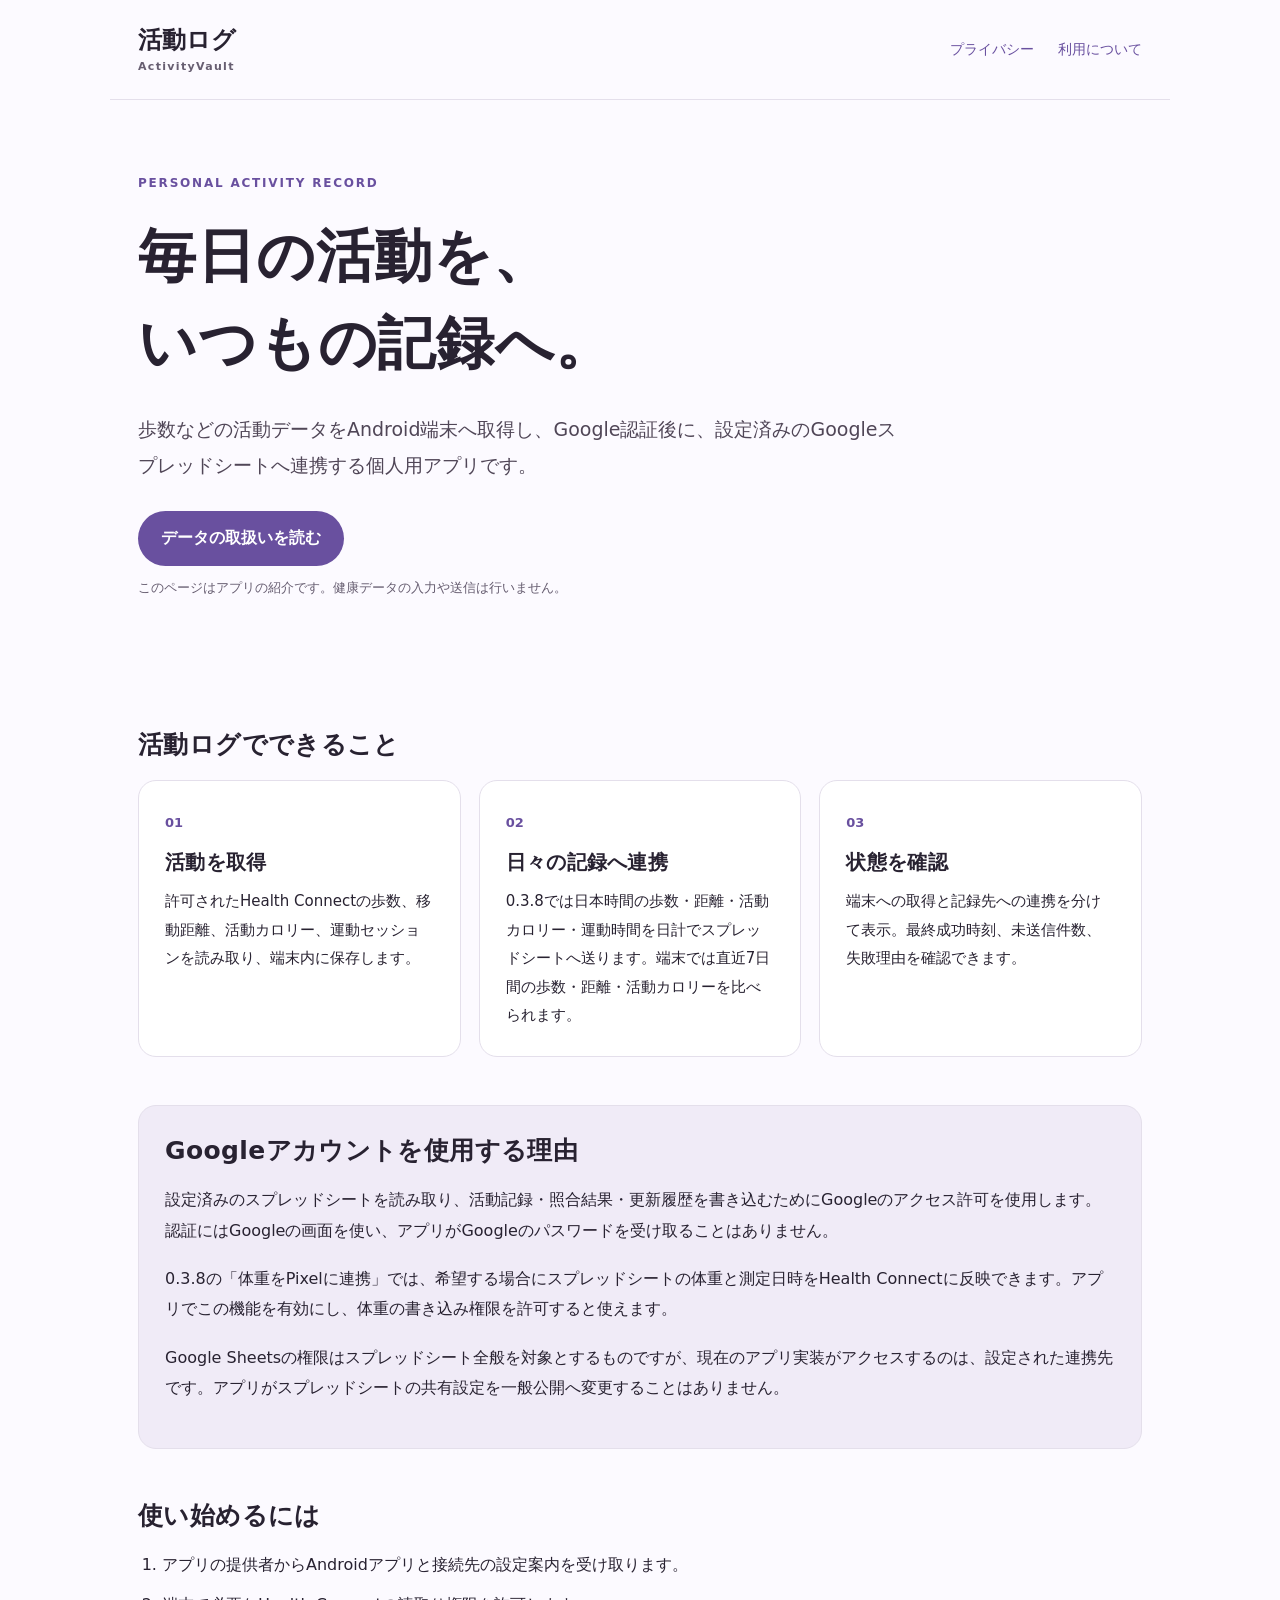
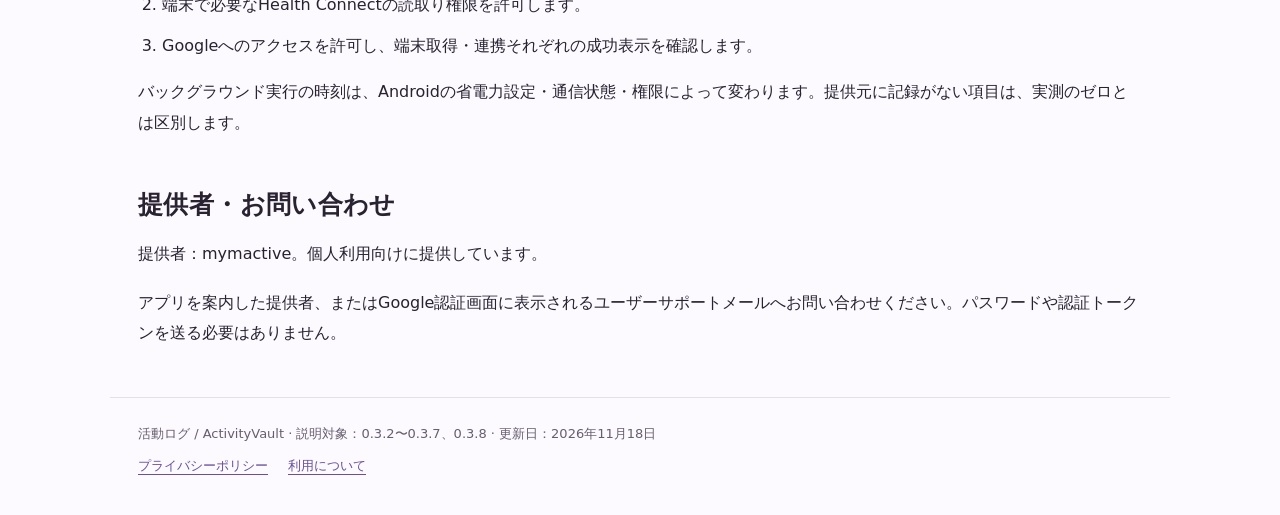
<file: index.html>
<!doctype html>
<html lang="ja">
<head>
  <meta charset="utf-8">
  <meta name="viewport" content="width=device-width, initial-scale=1">
  <meta name="description" content="活動ログは、Health Connectの活動記録を端末に保存し、Google認証後に設定済みのGoogleスプレッドシートへ連携する個人用Androidアプリです。">
  <meta name="referrer" content="no-referrer">
  <title>活動ログ / ActivityVault</title>
  <link rel="stylesheet" href="styles.css">
</head>
<body>
  <header class="site-header"><a class="brand" href="index.html">活動ログ<span>ActivityVault</span></a><nav aria-label="ページ"><a href="privacy.html">プライバシー</a><a href="terms.html">利用について</a></nav></header>
  <main>
    <section class="hero">
      <p class="eyebrow">PERSONAL ACTIVITY RECORD</p>
      <h1>毎日の活動を、<br>いつもの記録へ。</h1>
      <p class="lead">歩数などの活動データをAndroid端末へ取得し、Google認証後に、設定済みのGoogleスプレッドシートへ連携する個人用アプリです。</p>
      <a class="button" href="privacy.html">データの取扱いを読む</a>
      <p class="subtle">このページはアプリの紹介です。健康データの入力や送信は行いません。</p>
    </section>
    <section aria-labelledby="features">
      <h2 id="features">活動ログでできること</h2>
      <div class="cards">
        <article><span class="number">01</span><h3>活動を取得</h3><p>許可されたHealth Connectの歩数、移動距離、活動カロリー、運動セッションを読み取り、端末内に保存します。</p></article>
        <article><span class="number">02</span><h3>日々の記録へ連携</h3><p>0.3.8では日本時間の歩数・距離・活動カロリー・運動時間を日計でスプレッドシートへ送ります。端末では直近7日間の歩数・距離・活動カロリーを比べられます。</p></article>
        <article><span class="number">03</span><h3>状態を確認</h3><p>端末への取得と記録先への連携を分けて表示。最終成功時刻、未送信件数、失敗理由を確認できます。</p></article>
      </div>
    </section>
    <section class="panel" aria-labelledby="connection">
      <h2 id="connection">Googleアカウントを使用する理由</h2>
      <p>設定済みのスプレッドシートを読み取り、活動記録・照合結果・更新履歴を書き込むためにGoogleのアクセス許可を使用します。認証にはGoogleの画面を使い、アプリがGoogleのパスワードを受け取ることはありません。</p>
      <p>0.3.8の「体重をPixelに連携」では、希望する場合にスプレッドシートの体重と測定日時をHealth Connectに反映できます。アプリでこの機能を有効にし、体重の書き込み権限を許可すると使えます。</p>
      <p>Google Sheetsの権限はスプレッドシート全般を対象とするものですが、現在のアプリ実装がアクセスするのは、設定された連携先です。アプリがスプレッドシートの共有設定を一般公開へ変更することはありません。</p>
    </section>
    <section aria-labelledby="getting-started"><h2 id="getting-started">使い始めるには</h2><ol><li>アプリの提供者からAndroidアプリと接続先の設定案内を受け取ります。</li><li>端末で必要なHealth Connectの読取り権限を許可します。</li><li>Googleへのアクセスを許可し、端末取得・連携それぞれの成功表示を確認します。</li></ol><p>バックグラウンド実行の時刻は、Androidの省電力設定・通信状態・権限によって変わります。提供元に記録がない項目は、実測のゼロとは区別します。</p></section>
    <section aria-labelledby="contact"><h2 id="contact">提供者・お問い合わせ</h2><p>提供者：mymactive。個人利用向けに提供しています。</p><p>アプリを案内した提供者、またはGoogle認証画面に表示されるユーザーサポートメールへお問い合わせください。パスワードや認証トークンを送る必要はありません。</p></section>
  </main>
  <footer><p>活動ログ / ActivityVault · 説明対象：0.3.2〜0.3.7、0.3.8 · 更新日：2026年11月18日</p><p><a href="privacy.html">プライバシーポリシー</a><a href="terms.html">利用について</a></p></footer>
</body>
</html>
</file>
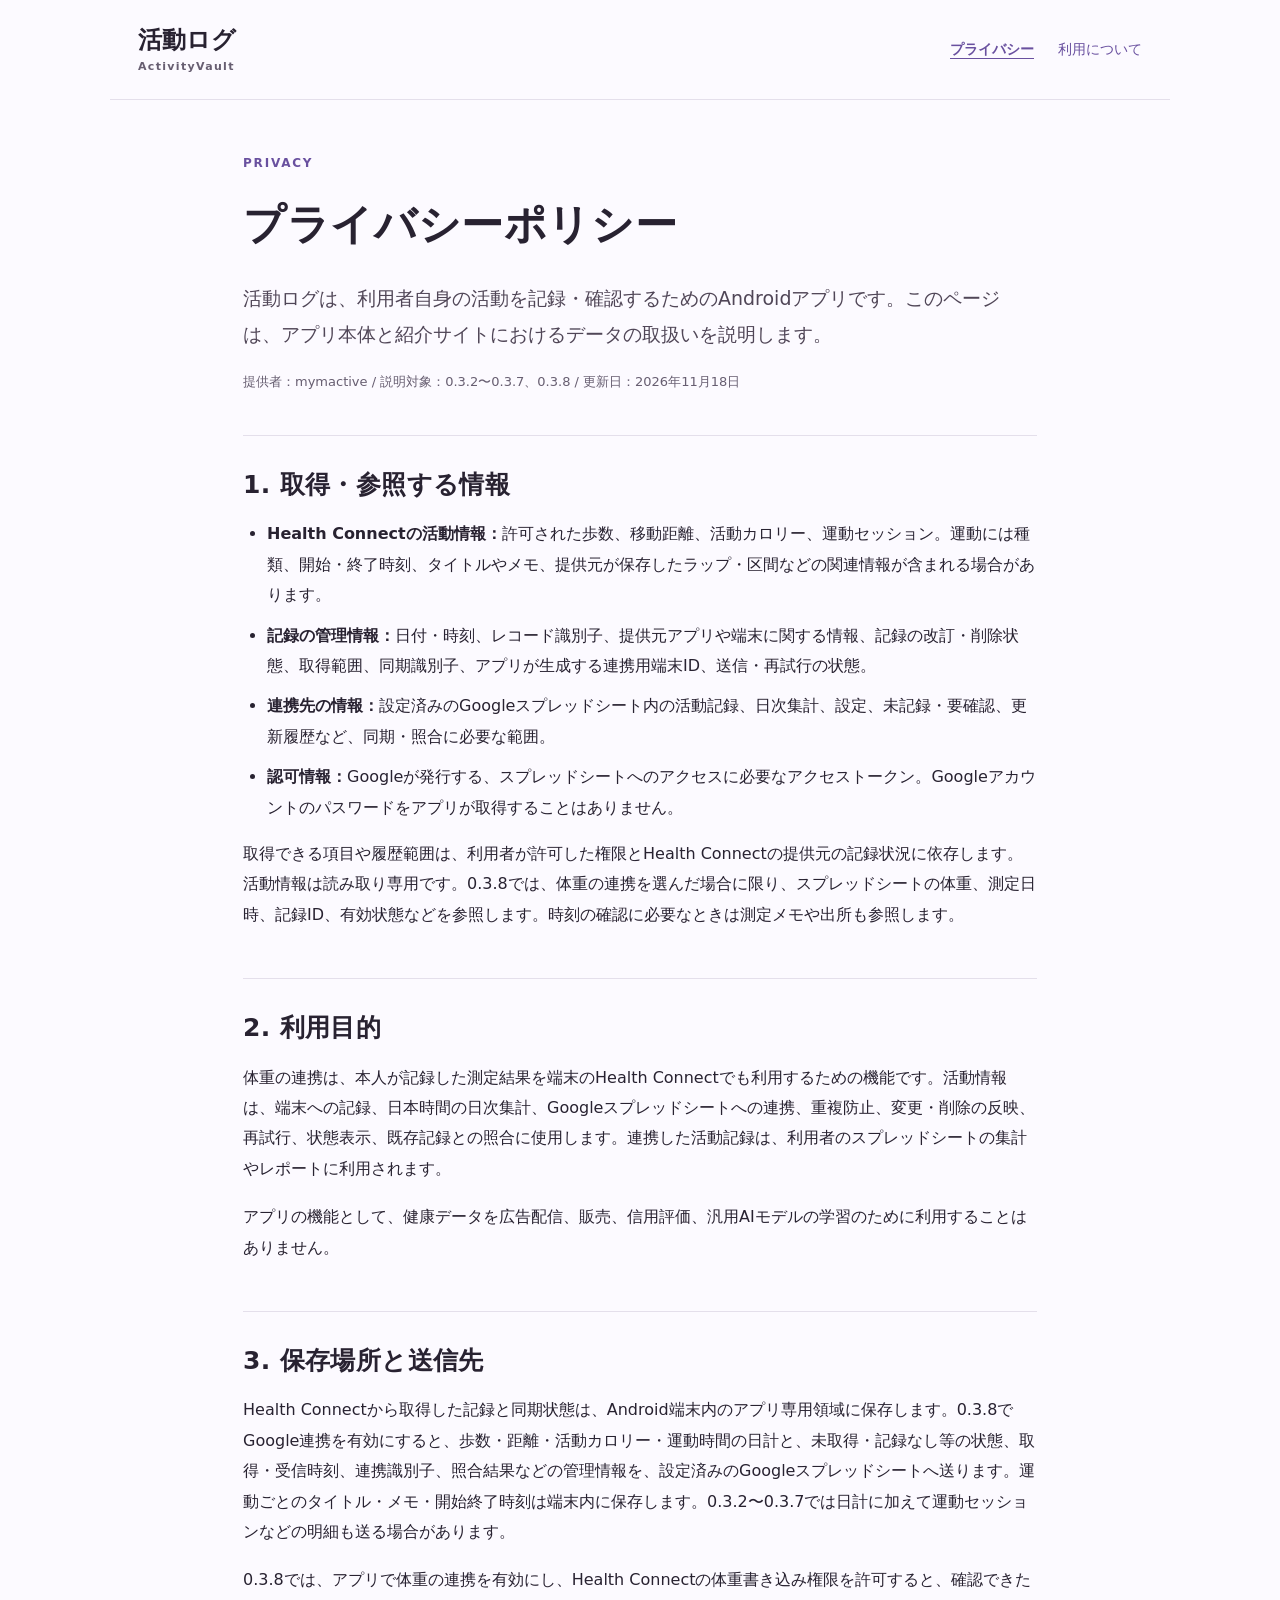
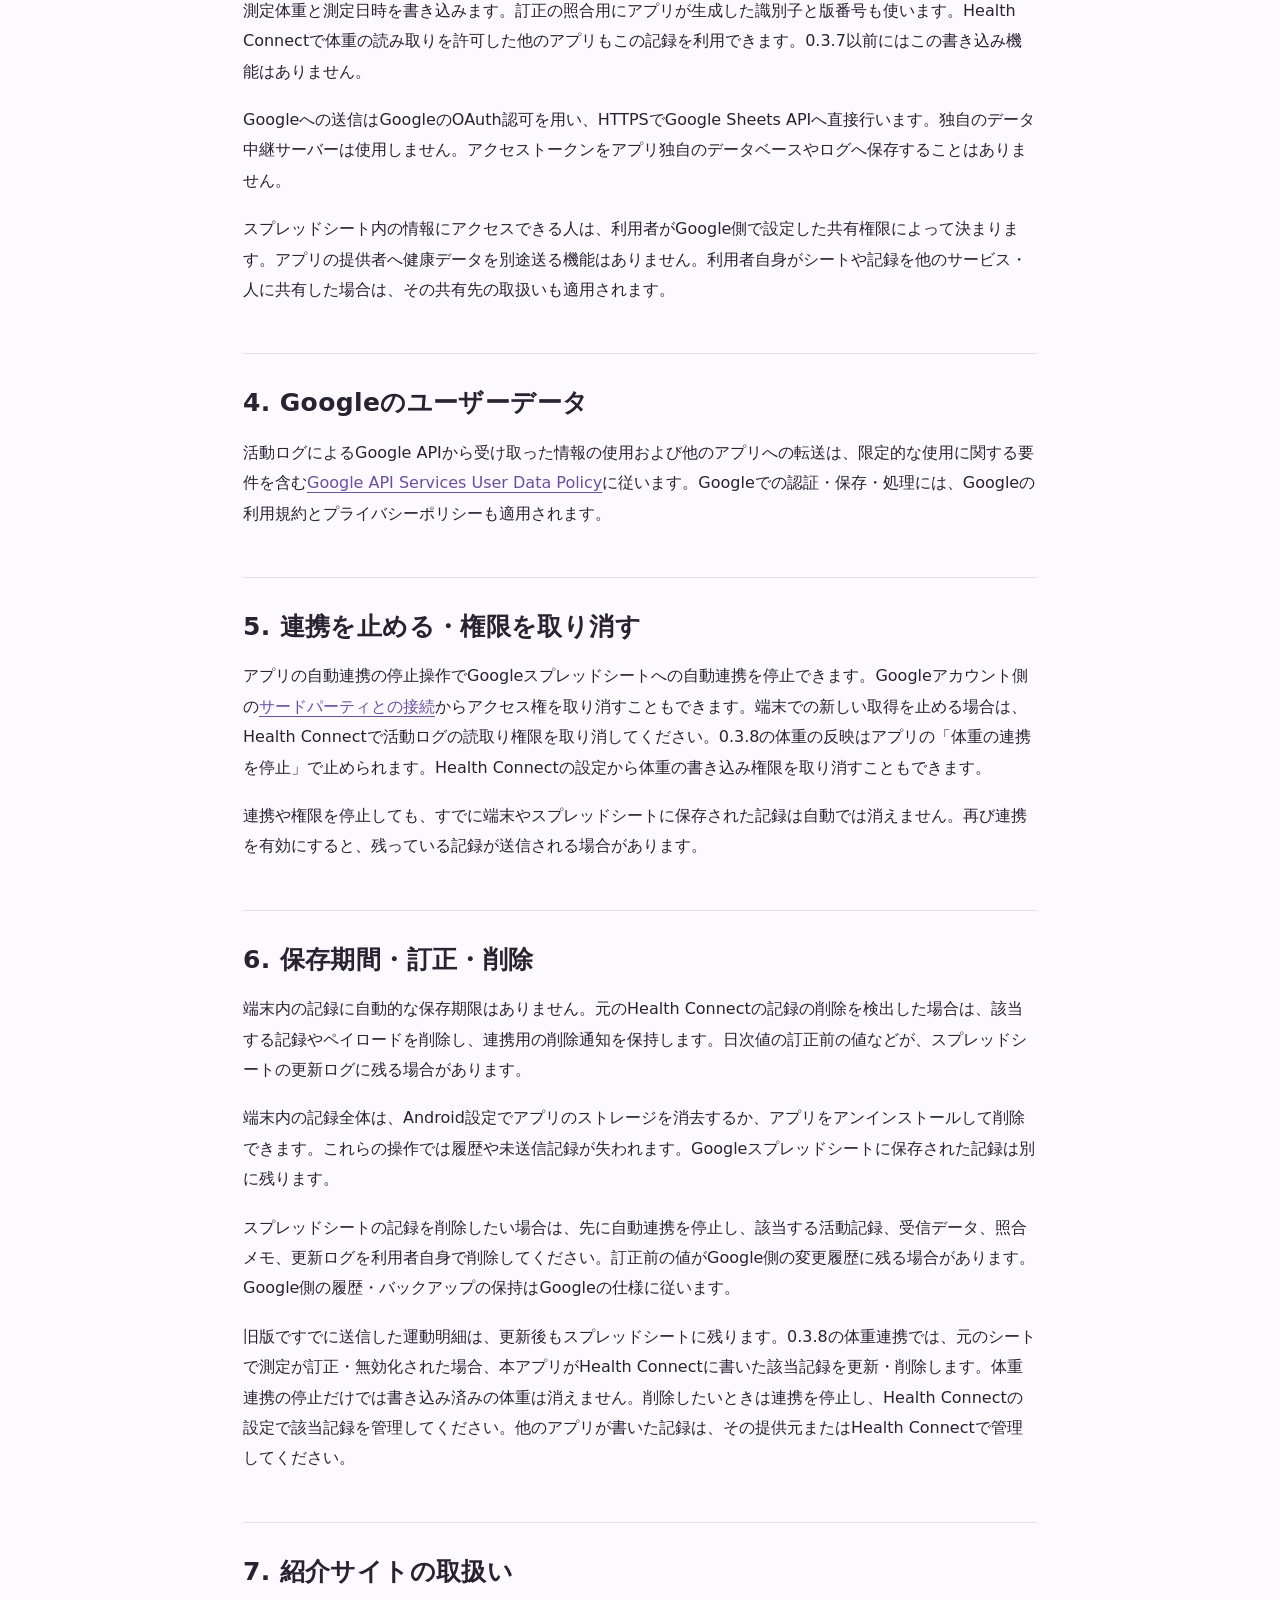
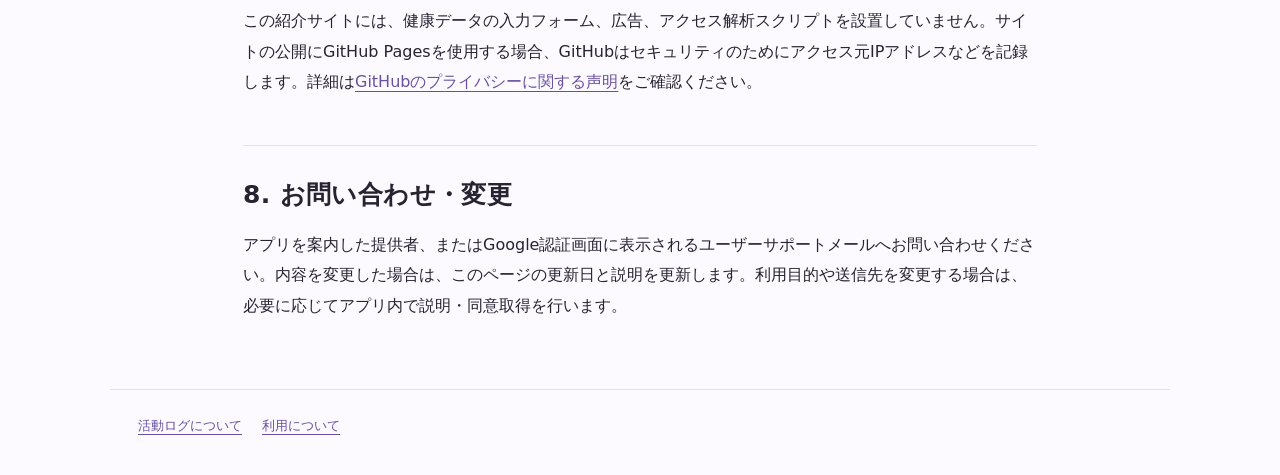
<file: privacy.html>
<!doctype html>
<html lang="ja">
<head><meta charset="utf-8"><meta name="viewport" content="width=device-width, initial-scale=1"><meta name="referrer" content="no-referrer"><meta name="description" content="活動ログ / ActivityVaultが取得・保存・連携するデータと、停止・削除の方法について。"><title>プライバシーポリシー | 活動ログ</title><link rel="stylesheet" href="styles.css"></head>
<body>
  <header class="site-header"><a class="brand" href="index.html">活動ログ<span>ActivityVault</span></a><nav aria-label="ページ"><a href="privacy.html" aria-current="page">プライバシー</a><a href="terms.html">利用について</a></nav></header>
  <main class="document">
    <p class="eyebrow">PRIVACY</p><h1>プライバシーポリシー</h1><p class="lead">活動ログは、利用者自身の活動を記録・確認するためのAndroidアプリです。このページは、アプリ本体と紹介サイトにおけるデータの取扱いを説明します。</p><p class="subtle">提供者：mymactive / 説明対象：0.3.2〜0.3.7、0.3.8 / 更新日：2026年11月18日</p>
    <section><h2>1. 取得・参照する情報</h2><ul><li><strong>Health Connectの活動情報：</strong>許可された歩数、移動距離、活動カロリー、運動セッション。運動には種類、開始・終了時刻、タイトルやメモ、提供元が保存したラップ・区間などの関連情報が含まれる場合があります。</li><li><strong>記録の管理情報：</strong>日付・時刻、レコード識別子、提供元アプリや端末に関する情報、記録の改訂・削除状態、取得範囲、同期識別子、アプリが生成する連携用端末ID、送信・再試行の状態。</li><li><strong>連携先の情報：</strong>設定済みのGoogleスプレッドシート内の活動記録、日次集計、設定、未記録・要確認、更新履歴など、同期・照合に必要な範囲。</li><li><strong>認可情報：</strong>Googleが発行する、スプレッドシートへのアクセスに必要なアクセストークン。Googleアカウントのパスワードをアプリが取得することはありません。</li></ul><p>取得できる項目や履歴範囲は、利用者が許可した権限とHealth Connectの提供元の記録状況に依存します。活動情報は読み取り専用です。0.3.8では、体重の連携を選んだ場合に限り、スプレッドシートの体重、測定日時、記録ID、有効状態などを参照します。時刻の確認に必要なときは測定メモや出所も参照します。</p></section>
    <section><h2>2. 利用目的</h2><p>体重の連携は、本人が記録した測定結果を端末のHealth Connectでも利用するための機能です。活動情報は、端末への記録、日本時間の日次集計、Googleスプレッドシートへの連携、重複防止、変更・削除の反映、再試行、状態表示、既存記録との照合に使用します。連携した活動記録は、利用者のスプレッドシートの集計やレポートに利用されます。</p><p>アプリの機能として、健康データを広告配信、販売、信用評価、汎用AIモデルの学習のために利用することはありません。</p></section>
    <section><h2>3. 保存場所と送信先</h2><p>Health Connectから取得した記録と同期状態は、Android端末内のアプリ専用領域に保存します。0.3.8でGoogle連携を有効にすると、歩数・距離・活動カロリー・運動時間の日計と、未取得・記録なし等の状態、取得・受信時刻、連携識別子、照合結果などの管理情報を、設定済みのGoogleスプレッドシートへ送ります。運動ごとのタイトル・メモ・開始終了時刻は端末内に保存します。0.3.2〜0.3.7では日計に加えて運動セッションなどの明細も送る場合があります。</p><p>0.3.8では、アプリで体重の連携を有効にし、Health Connectの体重書き込み権限を許可すると、確認できた測定体重と測定日時を書き込みます。訂正の照合用にアプリが生成した識別子と版番号も使います。Health Connectで体重の読み取りを許可した他のアプリもこの記録を利用できます。0.3.7以前にはこの書き込み機能はありません。</p><p>Googleへの送信はGoogleのOAuth認可を用い、HTTPSでGoogle Sheets APIへ直接行います。独自のデータ中継サーバーは使用しません。アクセストークンをアプリ独自のデータベースやログへ保存することはありません。</p><p>スプレッドシート内の情報にアクセスできる人は、利用者がGoogle側で設定した共有権限によって決まります。アプリの提供者へ健康データを別途送る機能はありません。利用者自身がシートや記録を他のサービス・人に共有した場合は、その共有先の取扱いも適用されます。</p></section>
    <section><h2>4. Googleのユーザーデータ</h2><p>活動ログによるGoogle APIから受け取った情報の使用および他のアプリへの転送は、限定的な使用に関する要件を含む<a href="https://developers.google.com/terms/api-services-user-data-policy">Google API Services User Data Policy</a>に従います。Googleでの認証・保存・処理には、Googleの利用規約とプライバシーポリシーも適用されます。</p></section>
    <section><h2>5. 連携を止める・権限を取り消す</h2><p>アプリの自動連携の停止操作でGoogleスプレッドシートへの自動連携を停止できます。Googleアカウント側の<a href="https://myaccount.google.com/connections">サードパーティとの接続</a>からアクセス権を取り消すこともできます。端末での新しい取得を止める場合は、Health Connectで活動ログの読取り権限を取り消してください。0.3.8の体重の反映はアプリの「体重の連携を停止」で止められます。Health Connectの設定から体重の書き込み権限を取り消すこともできます。</p><p>連携や権限を停止しても、すでに端末やスプレッドシートに保存された記録は自動では消えません。再び連携を有効にすると、残っている記録が送信される場合があります。</p></section>
    <section><h2>6. 保存期間・訂正・削除</h2><p>端末内の記録に自動的な保存期限はありません。元のHealth Connectの記録の削除を検出した場合は、該当する記録やペイロードを削除し、連携用の削除通知を保持します。日次値の訂正前の値などが、スプレッドシートの更新ログに残る場合があります。</p><p>端末内の記録全体は、Android設定でアプリのストレージを消去するか、アプリをアンインストールして削除できます。これらの操作では履歴や未送信記録が失われます。Googleスプレッドシートに保存された記録は別に残ります。</p><p>スプレッドシートの記録を削除したい場合は、先に自動連携を停止し、該当する活動記録、受信データ、照合メモ、更新ログを利用者自身で削除してください。訂正前の値がGoogle側の変更履歴に残る場合があります。Google側の履歴・バックアップの保持はGoogleの仕様に従います。</p><p>旧版ですでに送信した運動明細は、更新後もスプレッドシートに残ります。0.3.8の体重連携では、元のシートで測定が訂正・無効化された場合、本アプリがHealth Connectに書いた該当記録を更新・削除します。体重連携の停止だけでは書き込み済みの体重は消えません。削除したいときは連携を停止し、Health Connectの設定で該当記録を管理してください。他のアプリが書いた記録は、その提供元またはHealth Connectで管理してください。</p></section>
    <section><h2>7. 紹介サイトの取扱い</h2><p>この紹介サイトには、健康データの入力フォーム、広告、アクセス解析スクリプトを設置していません。サイトの公開にGitHub Pagesを使用する場合、GitHubはセキュリティのためにアクセス元IPアドレスなどを記録します。詳細は<a href="https://docs.github.com/en/site-policy/privacy-policies/github-general-privacy-statement">GitHubのプライバシーに関する声明</a>をご確認ください。</p></section>
    <section><h2>8. お問い合わせ・変更</h2><p>アプリを案内した提供者、またはGoogle認証画面に表示されるユーザーサポートメールへお問い合わせください。内容を変更した場合は、このページの更新日と説明を更新します。利用目的や送信先を変更する場合は、必要に応じてアプリ内で説明・同意取得を行います。</p></section>
  </main>
  <footer><p><a href="index.html">活動ログについて</a><a href="terms.html">利用について</a></p></footer>
</body>
</html>
</file>
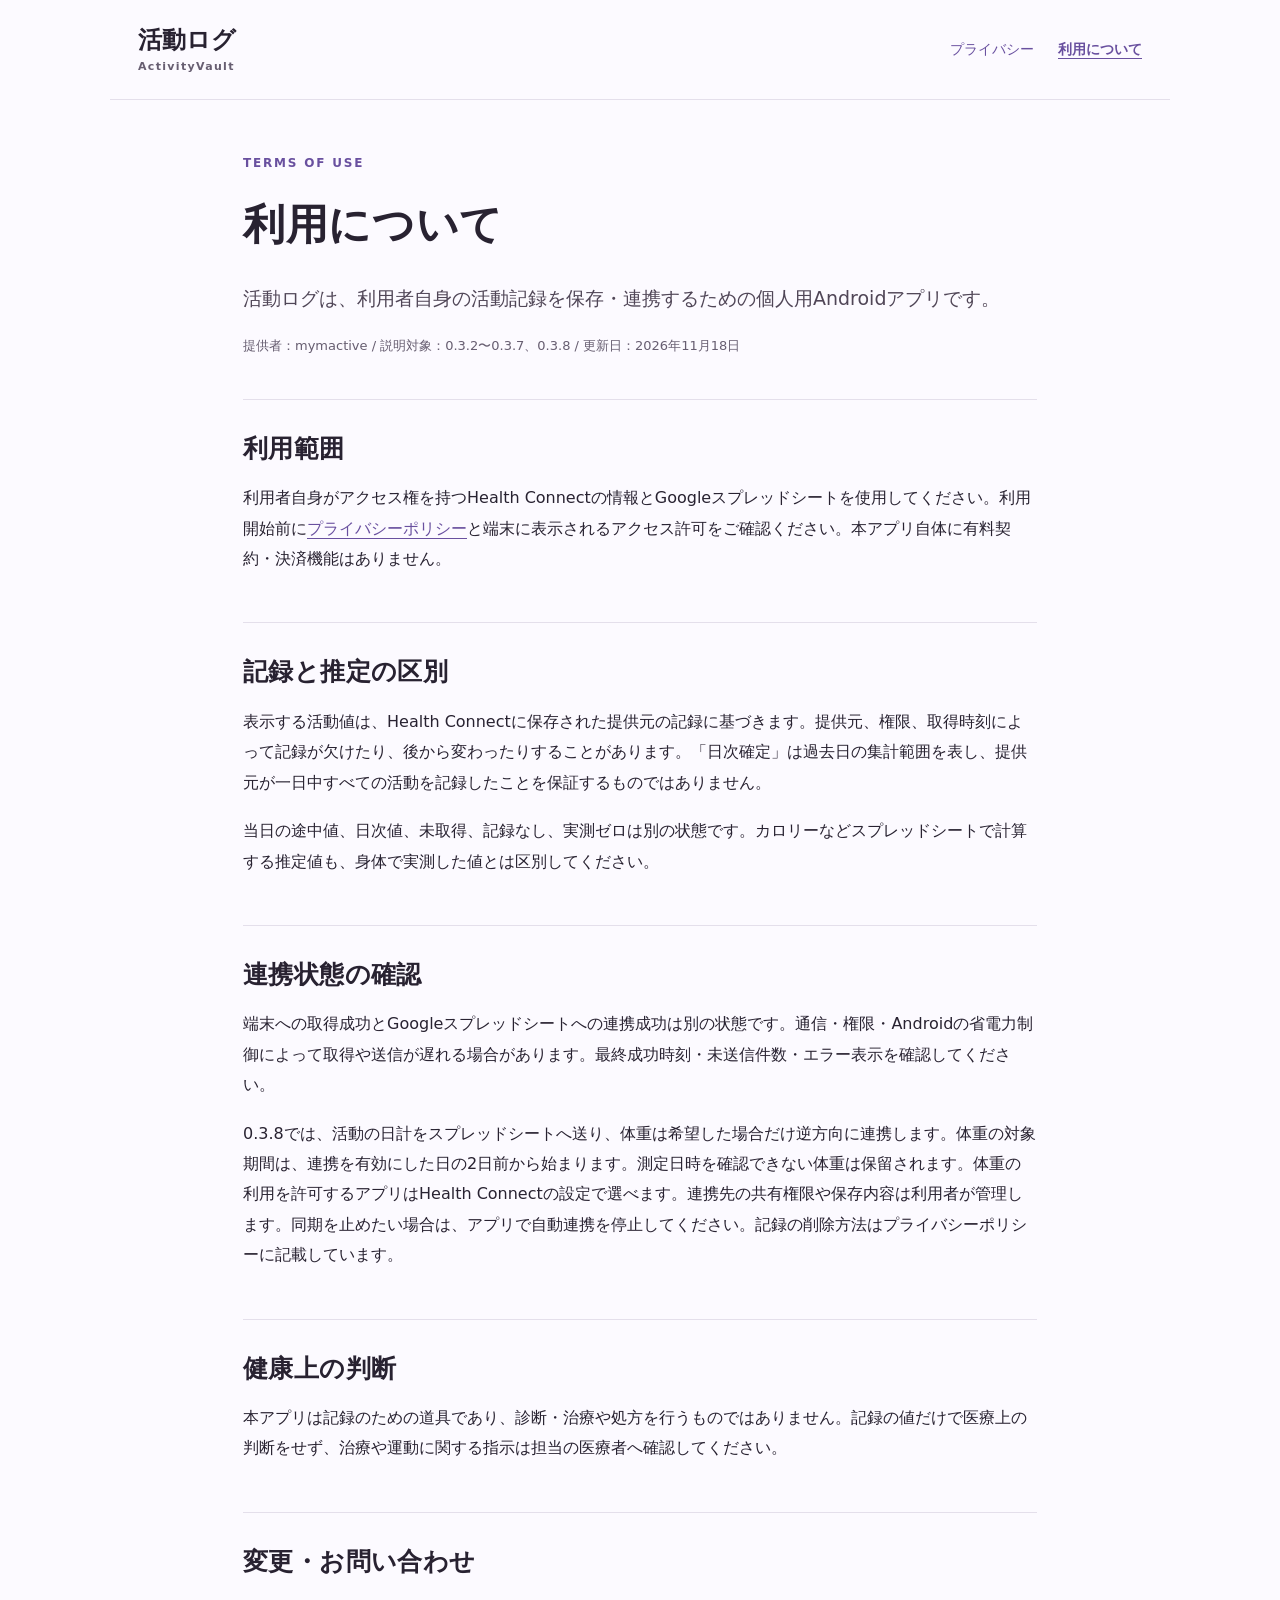
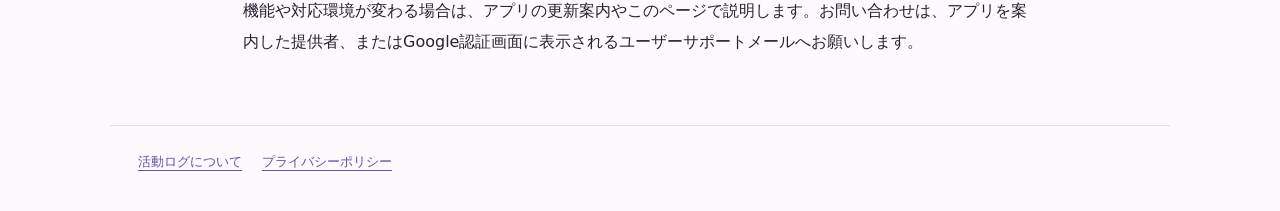
<file: terms.html>
<!doctype html>
<html lang="ja">
<head><meta charset="utf-8"><meta name="viewport" content="width=device-width, initial-scale=1"><meta name="referrer" content="no-referrer"><meta name="description" content="個人用Androidアプリ「活動ログ」の利用条件と記録の読み方。"><title>利用について | 活動ログ</title><link rel="stylesheet" href="styles.css"></head>
<body>
  <header class="site-header"><a class="brand" href="index.html">活動ログ<span>ActivityVault</span></a><nav aria-label="ページ"><a href="privacy.html">プライバシー</a><a href="terms.html" aria-current="page">利用について</a></nav></header>
  <main class="document">
    <p class="eyebrow">TERMS OF USE</p><h1>利用について</h1><p class="lead">活動ログは、利用者自身の活動記録を保存・連携するための個人用Androidアプリです。</p><p class="subtle">提供者：mymactive / 説明対象：0.3.2〜0.3.7、0.3.8 / 更新日：2026年11月18日</p>
    <section><h2>利用範囲</h2><p>利用者自身がアクセス権を持つHealth Connectの情報とGoogleスプレッドシートを使用してください。利用開始前に<a href="privacy.html">プライバシーポリシー</a>と端末に表示されるアクセス許可をご確認ください。本アプリ自体に有料契約・決済機能はありません。</p></section>
    <section><h2>記録と推定の区別</h2><p>表示する活動値は、Health Connectに保存された提供元の記録に基づきます。提供元、権限、取得時刻によって記録が欠けたり、後から変わったりすることがあります。「日次確定」は過去日の集計範囲を表し、提供元が一日中すべての活動を記録したことを保証するものではありません。</p><p>当日の途中値、日次値、未取得、記録なし、実測ゼロは別の状態です。カロリーなどスプレッドシートで計算する推定値も、身体で実測した値とは区別してください。</p></section>
    <section><h2>連携状態の確認</h2><p>端末への取得成功とGoogleスプレッドシートへの連携成功は別の状態です。通信・権限・Androidの省電力制御によって取得や送信が遅れる場合があります。最終成功時刻・未送信件数・エラー表示を確認してください。</p><p>0.3.8では、活動の日計をスプレッドシートへ送り、体重は希望した場合だけ逆方向に連携します。体重の対象期間は、連携を有効にした日の2日前から始まります。測定日時を確認できない体重は保留されます。体重の利用を許可するアプリはHealth Connectの設定で選べます。連携先の共有権限や保存内容は利用者が管理します。同期を止めたい場合は、アプリで自動連携を停止してください。記録の削除方法はプライバシーポリシーに記載しています。</p></section>
    <section><h2>健康上の判断</h2><p>本アプリは記録のための道具であり、診断・治療や処方を行うものではありません。記録の値だけで医療上の判断をせず、治療や運動に関する指示は担当の医療者へ確認してください。</p></section>
    <section><h2>変更・お問い合わせ</h2><p>機能や対応環境が変わる場合は、アプリの更新案内やこのページで説明します。お問い合わせは、アプリを案内した提供者、またはGoogle認証画面に表示されるユーザーサポートメールへお願いします。</p></section>
  </main>
  <footer><p><a href="index.html">活動ログについて</a><a href="privacy.html">プライバシーポリシー</a></p></footer>
</body>
</html>
</file>
<file: styles.css>
:root{color-scheme:light;--ink:#282231;--muted:#675e71;--purple:#69509f;--line:#e4dfeb;--paper:#fcfaff;--white:#fff}*{box-sizing:border-box}body{margin:0;background:var(--paper);color:var(--ink);font:16px/1.9 system-ui,-apple-system,"Noto Sans JP",sans-serif;overflow-wrap:anywhere}a{color:var(--purple);text-underline-offset:4px}a:focus-visible{outline:3px solid #a18bcc;outline-offset:4px}a:hover{text-decoration-thickness:2px}.site-header,main,footer{max-width:1060px;margin:auto;padding-left:28px;padding-right:28px}.site-header{display:flex;align-items:center;justify-content:space-between;gap:24px;padding-top:24px;padding-bottom:24px;border-bottom:1px solid var(--line)}.brand{font-size:24px;font-weight:750;text-decoration:none;color:var(--ink);line-height:1.35;white-space:nowrap}.brand span{display:block;color:var(--muted);font-size:11px;letter-spacing:.12em;margin-top:4px}nav{display:flex;gap:24px;font-size:14px}nav a{text-decoration:none}nav a[aria-current=page]{font-weight:700;text-decoration:underline}.hero{padding-top:72px;padding-bottom:60px}.eyebrow{color:var(--purple);font-size:12px;letter-spacing:.15em;font-weight:750}h1,h2,h3{line-height:1.5;letter-spacing:.015em}h1{font-size:clamp(32px,5vw,58px);margin:16px 0 24px}h2{font-size:25px;margin:0 0 16px}h3{font-size:20px;margin:10px 0}.lead{font-size:19px;max-width:760px;color:#504657}.subtle{font-size:13px;color:var(--muted)}.button{display:inline-block;padding:12px 23px;border-radius:999px;background:var(--purple);color:#fff;font-weight:650;text-decoration:none;margin:10px 0}section{margin-bottom:48px}p{margin:0 0 18px}.cards{display:grid;grid-template-columns:repeat(3,1fr);gap:18px}.cards article,.panel{padding:26px;background:var(--white);border:1px solid var(--line);border-radius:18px}.cards p{font-size:15px;margin-bottom:0}.number{color:var(--purple);font-size:13px;font-weight:750}.panel{background:#f0ebf7}.document{max-width:850px;padding-top:52px;padding-bottom:20px}.document h1{font-size:clamp(30px,4vw,42px)}.document section{margin-top:40px;padding-top:30px;border-top:1px solid var(--line)}li{margin-bottom:10px}ul,ol{padding-left:1.5em}footer{border-top:1px solid var(--line);padding-top:24px;padding-bottom:28px;color:var(--muted);font-size:13px}footer p{margin-bottom:8px}footer a{margin-right:20px}@media(max-width:640px){.site-header,main,footer{padding-left:22px;padding-right:22px}.site-header{align-items:flex-start;gap:14px}nav{gap:12px;flex-wrap:wrap;justify-content:flex-end;font-size:12px;max-width:175px}.hero{padding-top:42px;padding-bottom:22px}.lead{font-size:17px}.cards{grid-template-columns:1fr}.cards article,.panel{padding:22px}h2{font-size:22px}.document{padding-top:32px}section{margin-bottom:36px}}
</file>
